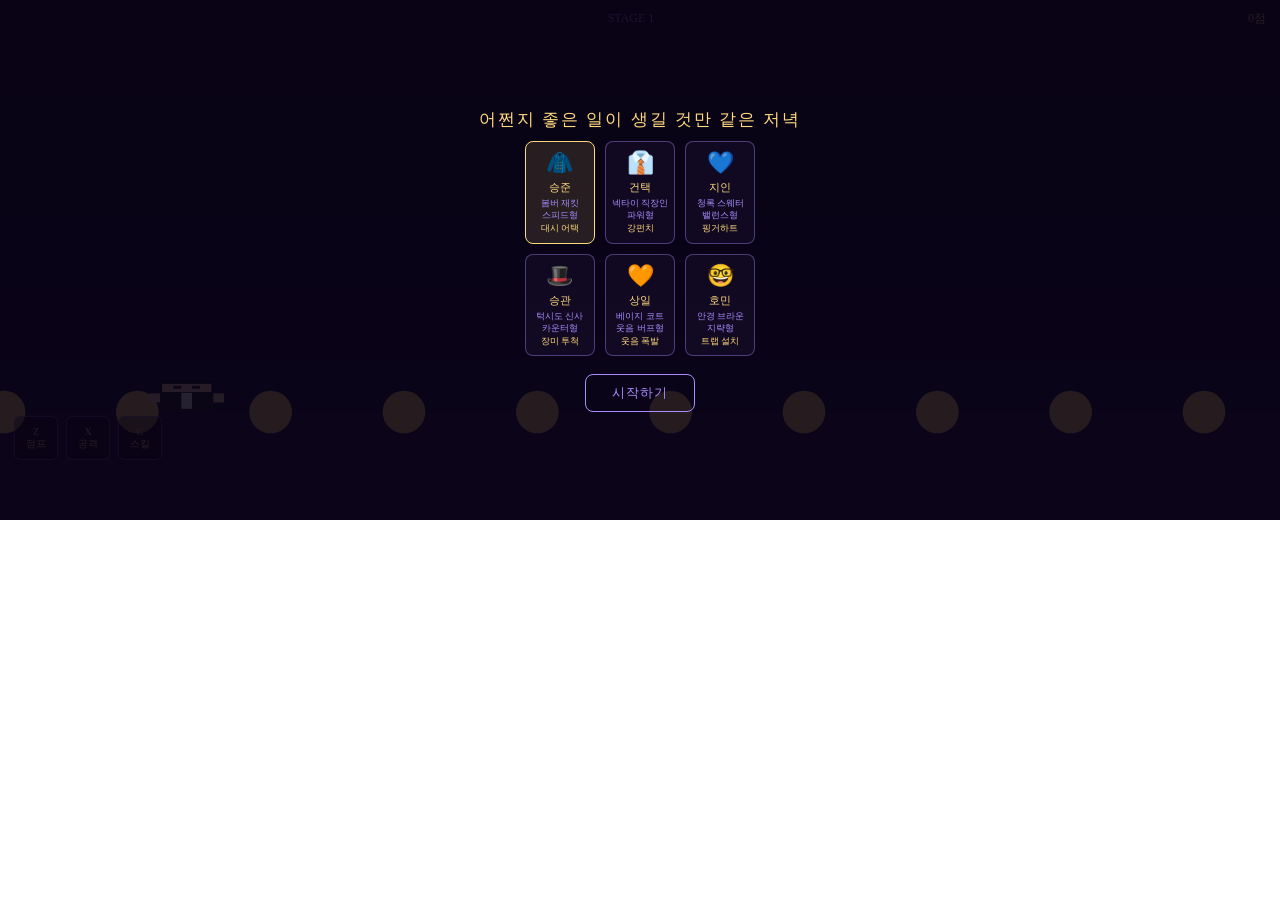
<file: evening_action_game_v2.html>
<!DOCTYPE html>
<style>
*{margin:0;padding:0;box-sizing:border-box;}
body{background:transparent;}
#gw{width:100%;height:520px;position:relative;overflow:hidden;background:#0d0520;font-family:var(--font-mono);border-radius:var(--border-radius-lg);}
#gc{display:block;width:100%;height:100%;}
#ui{position:absolute;top:10px;left:14px;right:14px;display:flex;justify-content:space-between;align-items:center;pointer-events:none;}
#hpBar{display:flex;gap:3px;}
.heart{width:13px;height:13px;background:#e05;clip-path:polygon(50% 15%,85% 0,100% 30%,50% 100%,0 30%,15% 0);}
.heart.empty{background:#333;}
#scoreEl{color:#ffd97d;font-size:12px;}
#stageEl{color:#a98dff;font-size:12px;}
#skillUI{position:absolute;bottom:60px;left:14px;display:flex;gap:8px;pointer-events:none;}
.skillSlot{width:44px;height:44px;border-radius:6px;border:0.5px solid rgba(169,141,255,0.5);display:flex;flex-direction:column;align-items:center;justify-content:center;font-size:10px;color:#ffd97d;position:relative;background:rgba(0,0,0,0.4);}
.skillSlot .cd{position:absolute;inset:0;background:rgba(0,0,0,0.65);display:flex;align-items:center;justify-content:center;font-size:11px;color:#fff;border-radius:6px;}
#overlay{position:absolute;inset:0;display:flex;flex-direction:column;align-items:center;justify-content:center;gap:0;background:rgba(8,3,20,0.88);}
#overlay h2{color:#ffd97d;font-size:17px;font-weight:500;letter-spacing:2px;margin-bottom:10px;}
#charGrid{display:grid;grid-template-columns:repeat(3,1fr);gap:10px;margin:0 20px 14px;}
.charCard{border:0.5px solid rgba(169,141,255,0.4);border-radius:8px;padding:8px 6px;text-align:center;cursor:pointer;transition:border-color 0.2s,background 0.2s;background:rgba(169,141,255,0.05);}
.charCard:hover{border-color:#ffd97d;background:rgba(255,217,125,0.08);}
.charCard.selected{border-color:#ffd97d;background:rgba(255,217,125,0.12);}
.charCard .cname{color:#ffd97d;font-size:11px;margin-top:4px;font-weight:500;}
.charCard .cdesc{color:#a98dff;font-size:9px;margin-top:2px;line-height:1.4;}
#startBtn{padding:9px 26px;background:transparent;border:0.5px solid #a98dff;color:#a98dff;font-size:13px;border-radius:8px;cursor:pointer;font-family:var(--font-mono);letter-spacing:1px;margin-top:4px;}
#startBtn:hover{background:rgba(169,141,255,0.15);color:#ffd97d;}
#mobileCtrl{position:absolute;bottom:6px;left:50%;transform:translateX(-50%);display:none;gap:6px;}
#mobileCtrl button{width:48px;height:48px;background:rgba(169,141,255,0.15);border:0.5px solid rgba(169,141,255,0.4);border-radius:50%;color:#ffd97d;font-size:16px;cursor:pointer;touch-action:manipulation;}
#msgEl{position:absolute;top:38px;left:50%;transform:translateX(-50%);color:#ffd97d;font-size:13px;font-weight:500;pointer-events:none;opacity:0;transition:opacity 0.3s;white-space:nowrap;}
</style>
<div id="gw">
<canvas id="gc"></canvas>
<div id="ui">
  <div id="hpBar"></div>
  <div id="stageEl">STAGE 1</div>
  <div id="scoreEl">0점</div>
</div>
<div id="skillUI">
  <div class="skillSlot">Z<p>점프</div>
  <div class="skillSlot">X<p>공격</div>
  <div class="skillSlot" id="sk0">C<span id="sk0n">스킬</span><div class="cd" id="sk0cd" style="display:none"></div></div>
</div>
<div id="msgEl"></div>
<div id="overlay">
  <h2>어쩐지 좋은 일이 생길 것만 같은 저녁</h2>
  <div id="charGrid"></div>
  <button id="startBtn">시작하기</button>
</div>
<div id="mobileCtrl" id="mobileCtrl">
  <button id="bL">←</button><button id="bR">→</button><button id="bJ">↑</button><button id="bA">⚔</button><button id="bS">★</button>
</div>
</div>
<script>
const canvas=document.getElementById('gc');
const ctx=canvas.getContext('2d');
const gw=document.getElementById('gw');
const overlay=document.getElementById('overlay');
const hpBar=document.getElementById('hpBar');
const scoreEl=document.getElementById('scoreEl');
const stageEl=document.getElementById('stageEl');
const msgEl=document.getElementById('msgEl');

const CHARS=[
  {id:0,name:'승준',desc:'봄버 재킷\n스피드형',color:'#334',hair:'#111',clothes:'#222',type:'speed',
   atk:1,spd:3.4,hp:3,
   skill:{name:'대시 어택',key:'C',cd:180,desc:'빠르게 돌진 후 강타'},
   drawFn:'bomber'},
  {id:1,name:'건택',desc:'넥타이 직장인\n파워형',color:'#223',hair:'#111',clothes:'#eee',type:'power',
   atk:2,spd:2.4,hp:4,
   skill:{name:'강펀치',key:'C',cd:150,desc:'전방 강력 펀치'},
   drawFn:'shirt'},
  {id:2,name:'지인',desc:'청록 스웨터\n밸런스형',color:'#258',hair:'#111',clothes:'#4a9',type:'balance',
   atk:1,spd:2.8,hp:3,
   skill:{name:'핑거하트',key:'C',cd:200,desc:'전방 3연속 하트 탄'},
   drawFn:'sweater'},
  {id:3,name:'승관',desc:'턱시도 신사\n카운터형',color:'#222',hair:'#111',clothes:'#1a1',type:'counter',
   atk:1,spd:2.6,hp:3,
   skill:{name:'장미 투척',key:'C',cd:160,desc:'장미를 원호 투척'},
   drawFn:'tuxedo'},
  {id:4,name:'상일',desc:'베이지 코트\n웃음 버프형',color:'#b8703a',hair:'#111',clothes:'#c9944a',type:'aoe',
   atk:1,spd:2.8,hp:3,
   skill:{name:'웃음 폭발',key:'C',cd:220,desc:'주변 범위 공격'},
   drawFn:'coat'},
  {id:5,name:'호민',desc:'안경 브라운\n지략형',color:'#5a3',hair:'#111',clothes:'#5a3020',type:'trap',
   atk:1,spd:2.6,hp:3,
   skill:{name:'트랩 설치',key:'C',cd:200,desc:'발밑에 함정 설치'},
   drawFn:'glasses'},
];

const STAGES=[
  {name:'저녁 골목',bgTop:'#0d0520',bgBot:'#1a1040',groundColor:'#2a1245',lightColor:'#ffd97d',enemyCount:6,worldW:1600},
  {name:'비 내리는 거리',bgTop:'#050e1a',bgBot:'#0a1a30',groundColor:'#0d2040',lightColor:'#77aaff',enemyCount:9,worldW:2000},
  {name:'옥상 위 새벽',bgTop:'#001005',bgBot:'#051a10',groundColor:'#0a2a15',lightColor:'#aaffaa',enemyCount:12,worldW:2400},
];

let W,H,scaleX,scaleY;
const BW=480,BH=520;
const GY=380;
const GRAV=0.55;
const keys={};
let gs='idle',score=0,frame=0,stageIdx=0;
let stars=[],clouds=[];
let cameraX=0,worldW=1600;
let platforms=[],enemies=[],particles=[],traps=[],projectiles=[];
let selectedChar=0;
let skillCd=0;
let msgTimer=0;
let rain=[];

const player={x:60,y:GY,w:20,h:32,vx:0,vy:0,onGround:false,hp:3,maxHp:3,facing:1,
  attacking:false,atkTimer:0,atkCooldown:0,invincible:0,dir:0,
  jumpPressed:false,atkPressed:false,skillPressed:false,charIdx:0};

function resize(){
  W=gw.clientWidth;H=gw.clientHeight;
  canvas.width=W;canvas.height=H;
  scaleX=W/BW;scaleY=H/BH;
}

function showMsg(txt,dur=90){
  msgEl.textContent=txt;msgEl.style.opacity='1';msgTimer=dur;
}

function initStars(){
  stars=[];
  for(let i=0;i<60;i++) stars.push({x:Math.random()*worldW,y:Math.random()*180,r:Math.random()*1.2+0.3,t:Math.random()*Math.PI*2});
}
function initClouds(){
  clouds=[];
  for(let i=0;i<7;i++) clouds.push({x:Math.random()*worldW,y:30+Math.random()*80,w:60+Math.random()*70,h:18+Math.random()*16,spd:0.08+Math.random()*0.12});
}
function initRain(){
  rain=[];
  if(stageIdx===1) for(let i=0;i<80;i++) rain.push({x:Math.random()*BW,y:Math.random()*BH,spd:6+Math.random()*4});
}

function initLevel(sIdx){
  stageIdx=sIdx;
  const st=STAGES[sIdx];
  worldW=st.worldW;
  cameraX=0;
  player.x=60;player.y=GY;player.vx=0;player.vy=0;
  const ch=CHARS[player.charIdx];
  player.hp=ch.hp;player.maxHp=ch.hp;
  player.invincible=0;player.attacking=false;player.atkCooldown=0;player.facing=1;
  score=0;frame=0;skillCd=0;
  particles=[];traps=[];projectiles=[];
  stageEl.textContent=st.name;
  scoreEl.textContent='0점';
  updateSkillUI();

  platforms=[
    {x:0,y:GY+32,w:worldW,h:16},
    {x:180,y:GY-70,w:80,h:10},{x:320,y:GY-100,w:70,h:10},
    {x:480,y:GY-60,w:90,h:10},{x:650,y:GY-110,w:70,h:10},
    {x:820,y:GY-70,w:80,h:10},{x:990,y:GY-100,w:70,h:10},
    {x:1150,y:GY-65,w:90,h:10},{x:1350,y:GY-90,w:80,h:10},
    ...(worldW>1700?[{x:1550,y:GY-60,w:90,h:10},{x:1750,y:GY-110,w:70,h:10},{x:1950,y:GY-75,w:80,h:10}]:[]),
    ...(worldW>2100?[{x:2100,y:GY-90,w:90,h:10},{x:2250,y:GY-65,w:80,h:10}]:[]),
  ];

  enemies=[];
  const spacing=worldW/(st.enemyCount+1);
  for(let i=0;i<st.enemyCount;i++){
    const ex=spacing*(i+1)+100;
    const isBig=i%3===2;
    enemies.push({
      x:ex,y:GY,w:isBig?24:18,h:isBig?32:26,
      vx:(i%2===0?-0.5:0.5)*(sIdx+1)*0.7,vy:0,
      hp:isBig?3:2,maxHp:isBig?3:2,alive:true,facing:-1,
      type:isBig?'big':'basic',
      patrolMin:ex-80,patrolMax:ex+80,
    });
  }
  initStars();initClouds();initRain();
  updateHpBar();
}

function updateHpBar(){
  hpBar.innerHTML='';
  for(let i=0;i<player.maxHp;i++){
    const d=document.createElement('div');
    d.className='heart'+(i<player.hp?'':' empty');
    hpBar.appendChild(d);
  }
}

function updateSkillUI(){
  const ch=CHARS[player.charIdx];
  const sk=document.getElementById('sk0n');
  if(sk) sk.textContent=ch.skill.name;
}

function spawnP(x,y,color,n,vy0=-2){
  for(let i=0;i<n;i++){
    const a=Math.random()*Math.PI*2,s=1+Math.random()*3;
    particles.push({x,y,vx:Math.cos(a)*s,vy:Math.sin(a)*s+vy0,life:25+Math.random()*20,color});
  }
}

function ro(a,b){return a.x<b.x+b.w&&a.x+a.w>b.x&&a.y<b.y+b.h&&a.y+a.h>b.y;}

function doSkill(){
  const ch=CHARS[player.charIdx];
  if(skillCd>0) return;
  skillCd=ch.skill.cd;
  showMsg('★ '+ch.skill.name+'!');

  if(ch.type==='speed'){
    player.vx=player.facing*12;player.invincible=20;
    spawnP(player.x,player.y,'#ffd97d',8);
    setTimeout(()=>{
      const ab={x:player.x+(player.facing===1?player.w:-30),y:player.y,w:30,h:player.h};
      for(const e of enemies){
        if(!e.alive) continue;
        if(ro(ab,e)){e.hp-=3;spawnP(e.x+e.w/2,e.y,'#ff9944',10);if(e.hp<=0){e.alive=false;score+=200;scoreEl.textContent=score+'점';}}
      }
    },80);
  } else if(ch.type==='power'){
    const ab={x:player.x+(player.facing===1?player.w:-50),y:player.y,w:50,h:player.h};
    for(const e of enemies){
      if(!e.alive) continue;
      if(ro(ab,e)){e.hp-=4;spawnP(e.x+e.w/2,e.y,'#ff5500',14);if(e.hp<=0){e.alive=false;score+=200;scoreEl.textContent=score+'점';}}
    }
    spawnP(player.x+(player.facing===1?player.w+20:player.x-20),player.y+10,'#ffaa44',12);
  } else if(ch.type==='balance'){
    for(let i=0;i<3;i++){
      setTimeout(()=>{
        projectiles.push({x:player.x+(player.facing===1?player.w:0),y:player.y+10,vx:player.facing*7,vy:0,w:10,h:10,color:'#ff6699',dmg:1,life:60,type:'heart'});
      },i*80);
    }
  } else if(ch.type==='counter'){
    for(let i=0;i<4;i++){
      const a=(-0.3+i*0.2)*player.facing;
      projectiles.push({x:player.x+(player.facing===1?player.w:0),y:player.y+8,vx:Math.cos(a)*6*player.facing,vy:Math.sin(a)*4-2,w:8,h:8,color:'#ff6688',dmg:2,life:50,type:'rose'});
    }
  } else if(ch.type==='aoe'){
    const cx=player.x+player.w/2,cy=player.y+player.h/2;
    const r=80;
    for(const e of enemies){
      if(!e.alive) continue;
      const dx=e.x+e.w/2-cx,dy=e.y+e.h/2-cy;
      if(Math.sqrt(dx*dx+dy*dy)<r){
        e.hp-=2;spawnP(e.x+e.w/2,e.y,'#ffcc44',8);
        if(e.hp<=0){e.alive=false;score+=200;scoreEl.textContent=score+'점';}
      }
    }
    for(let i=0;i<20;i++) spawnP(cx,cy,'#ffd97d',1,-3);
  } else if(ch.type==='trap'){
    traps.push({x:player.x,y:GY+28,w:20,h:6,life:300,armed:false,armTimer:40,color:'#aaff44'});
    spawnP(player.x+10,GY+28,'#aaff44',6);
  }
}

function update(){
  if(gs!=='playing') return;
  frame++;
  const ch=CHARS[player.charIdx];
  const spd=ch.spd;

  player.vx=0;
  if(keys['ArrowLeft']||keys['a']||player.dir===-1){player.vx=-spd;player.facing=-1;}
  if(keys['ArrowRight']||keys['d']||player.dir===1){player.vx=spd;player.facing=1;}
  if((keys['z']||keys['ArrowUp']||keys[' ']||player.jumpPressed)&&player.onGround){
    player.vy=-11;player.onGround=false;player.jumpPressed=false;
  }
  if((keys['x']||player.atkPressed)&&player.atkCooldown<=0){
    player.attacking=true;player.atkTimer=16;player.atkCooldown=24;player.atkPressed=false;
  }
  if(keys['c']||keys['C']||player.skillPressed){player.skillPressed=false;doSkill();}

  if(skillCd>0){
    skillCd--;
    const cdEl=document.getElementById('sk0cd');
    if(skillCd>0){cdEl.style.display='flex';cdEl.textContent=Math.ceil(skillCd/60)+'s';}
    else cdEl.style.display='none';
  }

  player.vy+=GRAV;player.x+=player.vx;player.y+=player.vy;player.onGround=false;
  const pb={x:player.x,y:player.y,w:player.w,h:player.h};
  for(const p of platforms){
    if(ro(pb,p)&&player.vy>=0&&pb.y+pb.h-player.vy<=p.y+2){player.y=p.y-player.h;player.vy=0;player.onGround=true;}
  }
  if(player.x<0)player.x=0;
  if(player.x+player.w>worldW)player.x=worldW-player.w;
  if(player.y>BH+100){playerDie();return;}
  if(player.atkTimer>0)player.atkTimer--;else player.attacking=false;
  if(player.atkCooldown>0)player.atkCooldown--;
  if(player.invincible>0)player.invincible--;

  const atkBox=player.attacking?{x:player.x+(player.facing===1?player.w:-28),y:player.y,w:28,h:player.h}:null;
  const atkDmg=ch.atk;

  for(const e of enemies){
    if(!e.alive) continue;
    e.x+=e.vx;e.vy+=GRAV;e.y+=e.vy;e.onGround=false;
    const eb={x:e.x,y:e.y,w:e.w,h:e.h};
    for(const p of platforms){
      if(ro(eb,p)&&e.vy>=0&&eb.y+eb.h-e.vy<=p.y+2){e.y=p.y-e.h;e.vy=0;e.onGround=true;}
    }
    if(e.x<e.patrolMin||e.x>e.patrolMax)e.vx*=-1;
    e.facing=e.vx<0?-1:1;
    if(atkBox&&ro(atkBox,eb)){
      e.hp-=atkDmg;spawnP(e.x+e.w/2,e.y+e.h/2,'#ff9944',4);
      if(e.hp<=0){e.alive=false;score+=e.type==='big'?200:100;scoreEl.textContent=score+'점';spawnP(e.x+e.w/2,e.y,'#ffd97d',10);}
    }
    if(player.invincible<=0&&ro(pb,eb)){
      player.hp--;player.invincible=70;player.vy=-6;player.vx=player.facing===1?-3:3;
      spawnP(player.x+player.w/2,player.y,'#e05',8);updateHpBar();
      if(player.hp<=0){playerDie();return;}
    }
  }

  for(const pr of projectiles){
    pr.x+=pr.vx;pr.y+=pr.vy;pr.vy+=0.1;pr.life--;
    const prb={x:pr.x,y:pr.y,w:pr.w,h:pr.h};
    for(const e of enemies){
      if(!e.alive) continue;
      if(ro(prb,{x:e.x,y:e.y,w:e.w,h:e.h})){
        e.hp-=pr.dmg;pr.life=0;spawnP(e.x+e.w/2,e.y,'#ff6699',5);
        if(e.hp<=0){e.alive=false;score+=e.type==='big'?200:100;scoreEl.textContent=score+'점';}
      }
    }
  }
  projectiles=projectiles.filter(p=>p.life>0);

  for(const tr of traps){
    if(tr.armTimer>0){tr.armTimer--;}else tr.armed=true;
    tr.life--;
    if(tr.armed){
      for(const e of enemies){
        if(!e.alive) continue;
        if(ro({x:tr.x,y:tr.y,w:tr.w,h:tr.h},{x:e.x,y:e.y,w:e.w,h:e.h})){
          e.hp-=3;tr.life=0;spawnP(tr.x+10,tr.y,'#aaff44',12);
          if(e.hp<=0){e.alive=false;score+=200;scoreEl.textContent=score+'점';}
        }
      }
    }
  }
  traps=traps.filter(t=>t.life>0);

  const goalX=worldW-60;
  if(player.x+player.w>goalX&&player.x<goalX+30&&enemies.filter(e=>e.alive).length===0){
    stageClear();return;
  }

  for(const p of particles){p.x+=p.vx;p.y+=p.vy;p.vy+=0.12;p.life--;}
  particles=particles.filter(p=>p.life>0);
  for(const c of clouds){c.x-=c.spd;if(c.x+c.w<0)c.x=worldW+20;}
  for(const s of stars)s.t+=0.02;
  for(const r of rain){r.y+=r.spd;if(r.y>BH)r.y=0;r.x+=(r.spd*0.3-0.5);}

  if(msgTimer>0){msgTimer--;if(msgTimer===0)msgEl.style.opacity='0';}

  cameraX=Math.max(0,Math.min(player.x-BW/3,worldW-BW));
}

function playerDie(){
  gs='dead';spawnP(player.x+player.w/2,player.y+player.h/2,'#e05',20);
  setTimeout(()=>showOverlay('게임 오버','다시 도전할 거지?','다시 시작',stageIdx),400);
}
function stageClear(){
  gs='clear';
  if(stageIdx<STAGES.length-1){
    setTimeout(()=>showOverlay('스테이지 클리어!','점수: '+score+'점\n다음 저녁으로...','다음 스테이지',stageIdx+1),300);
  } else {
    setTimeout(()=>showOverlay('엔딩: 좋은 일이 생겼다!','최종 점수: '+score+'점\n모든 저녁을 완주했습니다!','처음부터',0),300);
  }
}

function showOverlay(title,msg,btnTxt,nextStage){
  const ch=CHARS[player.charIdx];
  overlay.innerHTML=`<h2>${title}</h2><p style="color:#a98dff;font-size:12px;text-align:center;line-height:1.7;margin-bottom:14px;">${msg.replace(/\n/g,'<br>')}</p>
  <button id="restartBtn" style="padding:9px 26px;background:transparent;border:0.5px solid #a98dff;color:#a98dff;font-size:13px;border-radius:8px;cursor:pointer;font-family:var(--font-mono);">${btnTxt}</button>`;
  overlay.style.display='flex';
  document.getElementById('restartBtn').onclick=()=>{
    overlay.style.display='none';
    initLevel(nextStage);
    gs='playing';
  };
}

function drawBg(){
  const st=STAGES[stageIdx];
  const g=ctx.createLinearGradient(0,0,0,H);
  g.addColorStop(0,st.bgTop);g.addColorStop(1,st.bgBot);
  ctx.fillStyle=g;ctx.fillRect(0,0,W,H);

  if(stageIdx===1){
    ctx.strokeStyle='rgba(100,160,255,0.18)';ctx.lineWidth=1;
    for(const r of rain){
      const rx=(r.x-cameraX*0.1)*scaleX;
      ctx.beginPath();ctx.moveTo(rx,r.y*scaleY);ctx.lineTo(rx-2*scaleX,( r.y+12)*scaleY);ctx.stroke();
    }
  }

  for(const s of stars){
    const sx=((s.x-cameraX*0.3)%BW+BW)%BW;
    const al=0.4+0.5*Math.sin(s.t);
    ctx.fillStyle=`rgba(255,240,200,${al})`;
    ctx.beginPath();ctx.arc(sx*scaleX,s.y*scaleY,s.r*scaleX,0,Math.PI*2);ctx.fill();
  }
  for(const c of clouds){
    const cx2=((c.x-cameraX*0.5)%BW+BW)%BW;
    ctx.fillStyle=stageIdx===2?'rgba(80,160,80,0.15)':'rgba(80,50,140,0.2)';
    ctx.beginPath();ctx.ellipse(cx2*scaleX,c.y*scaleY,c.w*scaleX/2,c.h*scaleY/2,0,0,Math.PI*2);ctx.fill();
  }

  ctx.fillStyle=st.groundColor;
  ctx.fillRect(0,(GY+32)*scaleY,W,H-(GY+32)*scaleY);

  for(let i=0;i<worldW;i+=50){
    const lx=(i-cameraX)*scaleX;
    if(lx<-40||lx>W) continue;
    ctx.fillStyle='#2a1a3a';
    ctx.fillRect(lx,(GY+34)*scaleY,3*scaleX,14*scaleY);
    ctx.fillStyle=st.lightColor;
    ctx.beginPath();ctx.arc(lx+1.5*scaleX,(GY+32)*scaleY,2.5*scaleX,0,Math.PI*2);ctx.fill();
    ctx.fillStyle=st.lightColor.replace(')',',0.08)').replace('rgb','rgba');
    ctx.beginPath();ctx.arc(lx+1.5*scaleX,(GY+32)*scaleY,8*scaleX,0,Math.PI*2);ctx.fill();
  }
}

function drawPlatforms(){
  const st=STAGES[stageIdx];
  for(const p of platforms){
    const px=(p.x-cameraX)*scaleX,py=p.y*scaleY;
    if(px+p.w*scaleX<0||px>W) continue;
    if(p.y>GY) continue;
    ctx.fillStyle=stageIdx===0?'#4a2d7a':stageIdx===1?'#1a3060':'#1a4030';
    ctx.fillRect(px,py,p.w*scaleX,p.h*scaleY);
    ctx.fillStyle=stageIdx===0?'#7a4daa':stageIdx===1?'#2a50a0':'#2a7050';
    ctx.fillRect(px,py,p.w*scaleX,3*scaleY);
  }
}

function drawCharacter(px,py,pw,ph,facing,charIdx,attacking,invincible){
  if(invincible>0&&Math.floor(frame/4)%2===0) return;
  ctx.save();ctx.translate(px+pw/2,py+ph/2);ctx.scale(facing,1);
  const f=facing;
  const type=CHARS[charIdx].drawFn;
  const skin='#ffd5c0';
  const hair='#111';

  ctx.fillStyle=hair;
  ctx.fillRect(-pw/2,-ph/2,pw,ph*0.28);

  ctx.fillStyle=skin;
  ctx.fillRect(-pw/2+2,-ph/2+ph*0.12,pw-4,ph*0.26);

  ctx.fillStyle='#222';
  ctx.fillRect(2*scaleX,-ph/2+ph*0.18,3*scaleX,3*scaleY);
  ctx.fillRect(-5*scaleX,-ph/2+ph*0.18,3*scaleX,3*scaleY);

  if(type==='bomber'){
    ctx.fillStyle='#222';
    ctx.fillRect(-pw/2,-ph/2+ph*0.38,pw,ph*0.62);
    ctx.fillStyle='#fff';
    ctx.fillRect(-2*scaleX,-ph/2+ph*0.4,4*scaleX,ph*0.5);
  } else if(type==='shirt'){
    ctx.fillStyle='#eee';
    ctx.fillRect(-pw/2,-ph/2+ph*0.38,pw,ph*0.62);
    ctx.fillStyle='#333';
    ctx.fillRect(-1.5*scaleX,-ph/2+ph*0.4,3*scaleX,ph*0.45);
  } else if(type==='sweater'){
    ctx.fillStyle='#4a9';
    ctx.fillRect(-pw/2,-ph/2+ph*0.38,pw,ph*0.62);
  } else if(type==='tuxedo'){
    ctx.fillStyle='#111';
    ctx.fillRect(-pw/2,-ph/2+ph*0.38,pw,ph*0.62);
    ctx.fillStyle='#fff';
    ctx.fillRect(-3*scaleX,-ph/2+ph*0.4,6*scaleX,ph*0.35);
    ctx.fillStyle='#e88';
    ctx.fillRect(-7*scaleX,-ph/2+ph*0.42,5*scaleX,5*scaleY);
  } else if(type==='coat'){
    ctx.fillStyle='#c9944a';
    ctx.fillRect(-pw/2,-ph/2+ph*0.38,pw,ph*0.62);
    ctx.fillStyle='#a87030';
    ctx.fillRect(-pw/2,-ph/2+ph*0.38,pw*0.28,ph*0.62);
    ctx.fillRect(pw/2-pw*0.28,-ph/2+ph*0.38,pw*0.28,ph*0.62);
  } else if(type==='glasses'){
    ctx.fillStyle='#5a3020';
    ctx.fillRect(-pw/2,-ph/2+ph*0.38,pw,ph*0.62);
    ctx.strokeStyle='#888';ctx.lineWidth=1.5*scaleX;
    ctx.strokeRect(-8*scaleX,-ph/2+ph*0.21,7*scaleX,5*scaleY);
    ctx.strokeRect(1*scaleX,-ph/2+ph*0.21,7*scaleX,5*scaleY);
  }

  ctx.fillStyle=skin;
  ctx.fillRect(-pw/2-4*scaleX,-ph/2+ph*0.42,4*scaleX,ph*0.28);
  ctx.fillRect(pw/2,-ph/2+ph*0.42,4*scaleX,ph*0.28);

  if(attacking){
    const ac=CHARS[charIdx];
    if(ac.type==='balance'){
      ctx.fillStyle='#ff88aa';
      ctx.beginPath();ctx.arc(pw/2+14*scaleX,-ph/2+ph*0.15,7*scaleX,0,Math.PI*2);ctx.fill();
      ctx.fillStyle='#ff4488';
      ctx.fillRect(pw/2+10*scaleX,-ph/2+ph*0.22,4*scaleX,3*scaleY);
      ctx.fillRect(pw/2+14*scaleX,-ph/2+ph*0.22,4*scaleX,3*scaleY);
    } else {
      ctx.fillStyle=ac.type==='power'?'#ff7700':'#ffd97d';
      ctx.fillRect(pw/2,-ph/2+ph*0.1,ac.type==='power'?34*scaleX:26*scaleX,5*scaleY);
    }
  }
  ctx.restore();
}

function drawEnemies(){
  for(const e of enemies){
    if(!e.alive) continue;
    const ex=(e.x-cameraX)*scaleX,ey=e.y*scaleY;
    const ew=e.w*scaleX,eh=e.h*scaleY;
    if(ex+ew<0||ex>W) continue;
    const isBig=e.type==='big';
    ctx.save();ctx.translate(ex+ew/2,ey+eh/2);ctx.scale(e.facing,1);
    ctx.fillStyle=isBig?'#8822bb':'#cc3355';
    ctx.fillRect(-ew/2,-eh/2,ew,eh);
    ctx.fillStyle='#ff88bb';
    ctx.fillRect(-ew/2+2,-eh/2,ew-4,eh*0.38);
    ctx.fillStyle='#fff';
    ctx.fillRect(2*scaleX,-eh/2+4*scaleY,3*scaleX,3*scaleY);
    ctx.fillRect(-5*scaleX,-eh/2+4*scaleY,3*scaleX,3*scaleY);
    if(isBig){
      ctx.fillStyle='#ff4';
      ctx.fillRect(-ew/2,-eh/2-6*scaleY,ew,5*scaleY);
    }
    ctx.restore();
    ctx.fillStyle='#333';ctx.fillRect(ex,( e.y-8)*scaleY,ew,3*scaleY);
    ctx.fillStyle='#e05';ctx.fillRect(ex,(e.y-8)*scaleY,ew*(e.hp/e.maxHp),3*scaleY);
  }
}

function drawProjectiles(){
  for(const pr of projectiles){
    const px=(pr.x-cameraX)*scaleX,py=pr.y*scaleY;
    ctx.fillStyle=pr.color;
    if(pr.type==='heart'){
      ctx.beginPath();ctx.arc(px,py,5*scaleX,0,Math.PI*2);ctx.fill();
      ctx.fillRect(px-4*scaleX,py,8*scaleX,4*scaleY);
    } else if(pr.type==='rose'){
      ctx.beginPath();ctx.arc(px,py,4*scaleX,0,Math.PI*2);ctx.fill();
      ctx.fillStyle='#66aa44';
      ctx.fillRect(px-1*scaleX,py+4*scaleY,2*scaleX,6*scaleY);
    }
  }
}

function drawTraps(){
  for(const tr of traps){
    const tx=(tr.x-cameraX)*scaleX,ty=tr.y*scaleY;
    ctx.fillStyle=tr.armed?'#aaff44':'#668833';
    ctx.fillRect(tx,ty,tr.w*scaleX,tr.h*scaleY);
    if(tr.armed&&Math.floor(frame/6)%2===0){
      ctx.fillStyle='rgba(170,255,68,0.3)';
      ctx.beginPath();ctx.arc(tx+tr.w*scaleX/2,ty,12*scaleX,0,Math.PI*2);ctx.fill();
    }
  }
}

function drawGoal(){
  const gx=(worldW-45-cameraX)*scaleX,gy=GY*scaleY;
  const t=frame*0.05;
  ctx.fillStyle='#ffd97d';
  ctx.beginPath();
  for(let i=0;i<5;i++){
    const a=i*4*Math.PI/5-Math.PI/2+t;
    const r=i%2===0?13*scaleX:5*scaleX;
    if(i===0)ctx.moveTo(gx+Math.cos(a)*r,gy+12*scaleY+Math.sin(a)*r);
    else ctx.lineTo(gx+Math.cos(a)*r,gy+12*scaleY+Math.sin(a)*r);
  }
  ctx.closePath();ctx.fill();
  ctx.fillStyle=`rgba(255,217,125,${0.12+0.08*Math.sin(t*2)})`;
  ctx.beginPath();ctx.arc(gx,gy+12*scaleY,20*scaleX,0,Math.PI*2);ctx.fill();

  const alive=enemies.filter(e=>e.alive).length;
  if(alive>0){
    ctx.fillStyle='rgba(200,100,100,0.7)';
    ctx.beginPath();ctx.arc(gx,gy+12*scaleY,20*scaleX,0,Math.PI*2);ctx.fill();
    ctx.fillStyle='#fff';ctx.font=`${10*scaleX}px var(--font-mono)`;
    ctx.textAlign='center';ctx.fillText('적 '+alive+'남음',gx,gy+16*scaleY);
  }
}

function drawParticles(){
  for(const p of particles){
    ctx.globalAlpha=Math.min(1,p.life/30);
    ctx.fillStyle=p.color;
    ctx.beginPath();ctx.arc((p.x-cameraX)*scaleX,p.y*scaleY,3*scaleX,0,Math.PI*2);ctx.fill();
  }
  ctx.globalAlpha=1;
}

function render(){
  ctx.clearRect(0,0,W,H);
  drawBg();drawPlatforms();drawGoal();drawTraps();drawProjectiles();
  drawEnemies();
  drawCharacter(
    (player.x-cameraX)*scaleX,player.y*scaleY,
    player.w*scaleX,player.h*scaleY,
    player.facing,player.charIdx,player.attacking,player.invincible
  );
  drawParticles();
}

function loop(){update();render();requestAnimationFrame(loop);}

window.addEventListener('keydown',e=>{
  keys[e.key]=true;
  if(['ArrowLeft','ArrowRight','ArrowUp',' ','z','x','c','a','d'].includes(e.key))e.preventDefault();
});
window.addEventListener('keyup',e=>{keys[e.key]=false;});

const charGrid=document.getElementById('charGrid');
CHARS.forEach((ch,i)=>{
  const card=document.createElement('div');
  card.className='charCard'+(i===0?' selected':'');
  card.innerHTML=`<div style="font-size:22px;">${['🧥','👔','💙','🎩','🧡','🤓'][i]}</div>
  <div class="cname">${ch.name}</div>
  <div class="cdesc">${ch.desc.replace('\n','<br>')}<br><span style="color:#ffd97d">${ch.skill.name}</span></div>`;
  card.onclick=()=>{
    document.querySelectorAll('.charCard').forEach(c=>c.classList.remove('selected'));
    card.classList.add('selected');
    selectedChar=i;
  };
  charGrid.appendChild(card);
});

document.getElementById('startBtn').onclick=()=>{
  player.charIdx=selectedChar;
  overlay.style.display='none';
  resize();initLevel(0);gs='playing';
  updateSkillUI();
};

const mc=document.getElementById('mobileCtrl');
if('ontouchstart' in window){
  mc.style.display='flex';
  document.getElementById('bL').addEventListener('touchstart',e=>{e.preventDefault();player.dir=-1;},{passive:false});
  document.getElementById('bL').addEventListener('touchend',e=>{e.preventDefault();player.dir=0;},{passive:false});
  document.getElementById('bR').addEventListener('touchstart',e=>{e.preventDefault();player.dir=1;},{passive:false});
  document.getElementById('bR').addEventListener('touchend',e=>{e.preventDefault();player.dir=0;},{passive:false});
  document.getElementById('bJ').addEventListener('touchstart',e=>{e.preventDefault();player.jumpPressed=true;},{passive:false});
  document.getElementById('bA').addEventListener('touchstart',e=>{e.preventDefault();player.atkPressed=true;},{passive:false});
  document.getElementById('bS').addEventListener('touchstart',e=>{e.preventDefault();player.skillPressed=true;},{passive:false});
}

resize();loop();
</script>
</file>
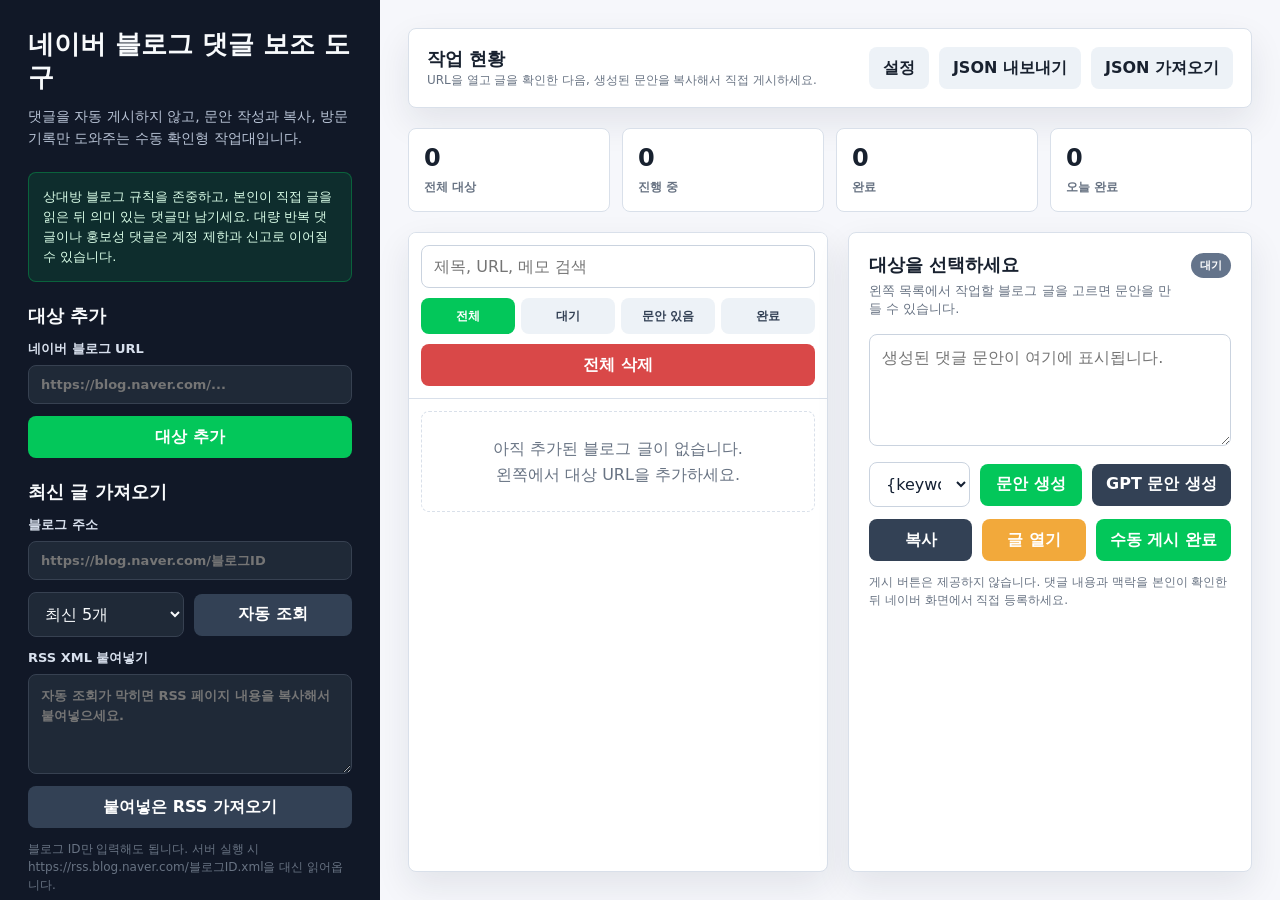
<file: hanfight.html>
<!DOCTYPE html>
<html lang="ko">
<head>
  <meta charset="UTF-8">
  <meta name="viewport" content="width=device-width, initial-scale=1.0">
  <title>네이버 블로그 댓글 보조 도구</title>
  <style>
    :root {
      color-scheme: light;
      --bg: #f6f7fb;
      --panel: #ffffff;
      --ink: #18212f;
      --muted: #687383;
      --line: #d9e0ea;
      --naver: #03c75a;
      --naver-dark: #02a64b;
      --amber: #f2a93b;
      --red: #d94848;
      --blue: #246bfe;
      --shadow: 0 14px 35px rgba(25, 38, 60, 0.09);
    }

    * {
      box-sizing: border-box;
    }

    body {
      margin: 0;
      background: var(--bg);
      color: var(--ink);
      font-family: "Malgun Gothic", "Apple SD Gothic Neo", system-ui, sans-serif;
      min-height: 100vh;
      overflow: hidden;
    }

    button,
    input,
    textarea,
    select {
      font: inherit;
    }

    button {
      border: 0;
      cursor: pointer;
    }

    .app {
      display: grid;
      grid-template-columns: minmax(280px, 380px) minmax(0, 1fr);
      min-height: 100vh;
    }

    aside {
      background: #111827;
      color: #f8fafc;
      padding: 28px;
      display: flex;
      flex-direction: column;
      gap: 22px;
      height: 100vh;
      overflow: auto;
    }

    main {
      padding: 28px;
      display: grid;
      grid-template-rows: auto auto minmax(0, 1fr);
      gap: 20px;
      height: 100vh;
      min-height: 0;
      overflow: hidden;
    }

    h1,
    h2,
    h3,
    p {
      margin: 0;
    }

    h1 {
      font-size: 26px;
      line-height: 1.25;
      letter-spacing: 0;
    }

    h2 {
      font-size: 18px;
    }

    h3 {
      font-size: 15px;
    }

    .subtitle {
      color: #b9c4d6;
      line-height: 1.6;
      font-size: 14px;
    }

    .notice {
      background: rgba(3, 199, 90, 0.12);
      border: 1px solid rgba(3, 199, 90, 0.35);
      color: #dbffe9;
      padding: 14px;
      border-radius: 8px;
      line-height: 1.55;
      font-size: 13px;
    }

    .panel {
      background: var(--panel);
      border: 1px solid var(--line);
      border-radius: 8px;
      box-shadow: var(--shadow);
    }

    .form-block {
      display: grid;
      gap: 12px;
    }

    label {
      display: grid;
      gap: 7px;
      color: inherit;
      font-size: 13px;
      font-weight: 700;
    }

    aside label span {
      color: #d8e0ed;
    }

    input,
    textarea,
    select {
      width: 100%;
      border: 1px solid #cad3df;
      background: #ffffff;
      color: #142033;
      border-radius: 8px;
      padding: 11px 12px;
      outline: none;
    }

    textarea {
      min-height: 100px;
      resize: vertical;
      line-height: 1.5;
    }

    aside input,
    aside textarea,
    aside select {
      border-color: #374151;
      background: #1f2937;
      color: #f8fafc;
    }

    input:focus,
    textarea:focus,
    select:focus {
      border-color: var(--naver);
      box-shadow: 0 0 0 3px rgba(3, 199, 90, 0.15);
    }

    .row {
      display: flex;
      gap: 10px;
      align-items: center;
    }

    .row > * {
      flex: 1;
    }

    .btn {
      min-height: 42px;
      border-radius: 8px;
      padding: 0 14px;
      font-weight: 800;
      color: #ffffff;
      background: var(--naver);
      white-space: nowrap;
    }

    .btn:hover {
      background: var(--naver-dark);
    }

    .btn.secondary {
      background: #334155;
    }

    .btn.secondary:hover {
      background: #475569;
    }

    .btn.ghost {
      background: #edf2f7;
      color: #18212f;
    }

    .btn.ghost:hover {
      background: #dfe7f0;
    }

    .btn.warn {
      background: var(--amber);
    }

    .btn.danger {
      background: var(--red);
    }

    .toolbar {
      display: flex;
      justify-content: space-between;
      align-items: center;
      gap: 12px;
      padding: 18px;
    }

    .toolbar-actions {
      display: flex;
      gap: 10px;
      flex-wrap: wrap;
      justify-content: flex-end;
    }

    .stats {
      display: grid;
      grid-template-columns: repeat(4, minmax(110px, 1fr));
      gap: 12px;
    }

    .stat {
      padding: 15px;
      background: #ffffff;
      border: 1px solid var(--line);
      border-radius: 8px;
    }

    .stat strong {
      display: block;
      font-size: 24px;
      margin-bottom: 4px;
    }

    .stat span {
      color: var(--muted);
      font-size: 12px;
      font-weight: 700;
    }

    .workspace {
      display: grid;
      grid-template-columns: minmax(320px, 420px) minmax(0, 1fr);
      gap: 20px;
      height: 100%;
      min-height: 0;
    }

    .list {
      overflow: auto;
      padding: 12px;
      display: grid;
      gap: 10px;
      align-content: start;
      min-height: 0;
    }

    .list-panel {
      display: grid;
      grid-template-rows: auto minmax(0, 1fr);
      min-height: 0;
      overflow: hidden;
    }

    .list-controls {
      padding: 12px;
      border-bottom: 1px solid var(--line);
      display: grid;
      gap: 10px;
      background: #ffffff;
    }

    .segmented {
      display: grid;
      grid-template-columns: repeat(4, minmax(0, 1fr));
      gap: 6px;
    }

    .filter-btn {
      min-height: 36px;
      border-radius: 8px;
      background: #edf2f7;
      color: #334155;
      font-size: 12px;
      font-weight: 800;
      padding: 0 8px;
    }

    .filter-btn.active {
      background: var(--naver);
      color: #ffffff;
    }

    .target {
      border: 1px solid var(--line);
      border-radius: 8px;
      padding: 12px;
      background: #ffffff;
      display: grid;
      gap: 10px;
    }

    .target .hint {
      display: -webkit-box;
      -webkit-line-clamp: 3;
      -webkit-box-orient: vertical;
      overflow: hidden;
    }

    .target.active {
      border-color: var(--naver);
      box-shadow: 0 0 0 3px rgba(3, 199, 90, 0.13);
    }

    .target.done {
      background: #f2fbf6;
    }

    .target-head {
      display: flex;
      justify-content: space-between;
      gap: 10px;
      align-items: flex-start;
    }

    .target-title {
      font-weight: 800;
      line-height: 1.35;
      word-break: break-word;
    }

    .target-url {
      color: var(--muted);
      font-size: 12px;
      word-break: break-all;
    }

    .badge {
      flex: 0 0 auto;
      border-radius: 999px;
      padding: 5px 9px;
      color: #ffffff;
      background: #64748b;
      font-size: 11px;
      font-weight: 800;
    }

    .badge.done {
      background: var(--naver);
    }

    .badge.ready {
      background: var(--blue);
    }

    .target-actions {
      display: grid;
      grid-template-columns: 1fr 1fr;
      gap: 8px;
    }

    .editor {
      padding: 20px;
      display: grid;
      grid-template-rows: auto auto auto;
      gap: 16px;
      min-height: 0;
      align-content: start;
    }

    .editor-head {
      display: flex;
      justify-content: space-between;
      gap: 12px;
      align-items: flex-start;
    }

    .selected-url {
      color: var(--muted);
      font-size: 13px;
      word-break: break-all;
      margin-top: 5px;
    }

    .draft-area {
      min-height: 96px;
      height: 112px;
      font-size: 16px;
    }

    .empty {
      padding: 24px;
      color: var(--muted);
      text-align: center;
      line-height: 1.6;
      border: 1px dashed var(--line);
      border-radius: 8px;
      background: #ffffff;
    }

    .hint {
      color: var(--muted);
      font-size: 12px;
      line-height: 1.5;
    }

    .rss-status {
      min-height: 38px;
      padding: 10px 12px;
      border: 1px solid rgba(255, 255, 255, 0.12);
      border-radius: 8px;
      color: #cbd5e1;
      background: rgba(15, 23, 42, 0.42);
      font-size: 12px;
      line-height: 1.45;
    }

    .toast {
      position: fixed;
      right: 20px;
      bottom: 20px;
      background: #111827;
      color: #ffffff;
      border-radius: 8px;
      padding: 12px 14px;
      box-shadow: var(--shadow);
      opacity: 0;
      transform: translateY(10px);
      transition: 0.2s ease;
      pointer-events: none;
      max-width: min(360px, calc(100vw - 40px));
      line-height: 1.45;
    }

    .toast.show {
      opacity: 1;
      transform: translateY(0);
    }

    .modal-backdrop {
      position: fixed;
      inset: 0;
      background: rgba(15, 23, 42, 0.58);
      display: none;
      align-items: center;
      justify-content: center;
      padding: 20px;
      z-index: 20;
    }

    .modal-backdrop.show {
      display: flex;
    }

    .modal {
      width: min(760px, 100%);
      max-height: min(760px, calc(100vh - 40px));
      overflow: auto;
      background: #ffffff;
      border: 1px solid var(--line);
      border-radius: 8px;
      box-shadow: var(--shadow);
      padding: 22px;
      display: grid;
      gap: 18px;
    }

    .modal-head {
      display: flex;
      justify-content: space-between;
      align-items: flex-start;
      gap: 12px;
    }

    .settings-grid {
      display: grid;
      gap: 14px;
    }

    .settings-template-list {
      display: grid;
      gap: 8px;
      max-height: 260px;
      overflow: auto;
      border: 1px solid var(--line);
      border-radius: 8px;
      padding: 10px;
      background: #f8fafc;
    }

    .settings-template {
      display: grid;
      grid-template-columns: minmax(0, 1fr) auto;
      gap: 10px;
      align-items: center;
      border: 1px solid var(--line);
      border-radius: 8px;
      padding: 10px;
      background: #ffffff;
    }

    .settings-template small {
      color: #334155;
      line-height: 1.45;
    }

    @media (max-width: 980px) {
      .app,
      .workspace {
        grid-template-columns: 1fr;
      }

      aside {
        min-height: auto;
        height: auto;
        max-height: none;
      }

      body {
        overflow: auto;
      }

      main {
        height: auto;
        overflow: visible;
      }

      .workspace {
        height: auto;
      }

      .list {
        max-height: 420px;
      }

      .stats {
        grid-template-columns: repeat(2, minmax(0, 1fr));
      }
    }

    @media (max-width: 620px) {
      main,
      aside {
        padding: 18px;
      }

      .toolbar,
      .editor-head,
      .row {
        align-items: stretch;
        flex-direction: column;
      }

      .stats {
        grid-template-columns: 1fr;
      }

      .target-actions {
        grid-template-columns: 1fr;
      }
    }
  </style>
</head>
<body>
  <div class="app">
    <aside>
      <div class="form-block">
        <h1>네이버 블로그 댓글 보조 도구</h1>
        <p class="subtitle">댓글을 자동 게시하지 않고, 문안 작성과 복사, 방문 기록만 도와주는 수동 확인형 작업대입니다.</p>
      </div>

      <div class="notice">
        상대방 블로그 규칙을 존중하고, 본인이 직접 글을 읽은 뒤 의미 있는 댓글만 남기세요. 대량 반복 댓글이나 홍보성 댓글은 계정 제한과 신고로 이어질 수 있습니다.
      </div>

      <section class="form-block" aria-label="대상 추가">
        <h2>대상 추가</h2>
        <label>
          <span>네이버 블로그 URL</span>
          <input id="urlInput" placeholder="https://blog.naver.com/...">
        </label>
        <button class="btn" id="addTargetBtn">대상 추가</button>
      </section>

      <section class="form-block" aria-label="블로그 최신 글 가져오기">
        <h2>최신 글 가져오기</h2>
        <label>
          <span>블로그 주소</span>
          <input id="blogUrlInput" placeholder="https://blog.naver.com/블로그ID">
        </label>
        <div class="row">
          <select id="fetchLimit" aria-label="가져올 글 수">
            <option value="5">최신 5개</option>
            <option value="10">최신 10개</option>
            <option value="20">최신 20개</option>
          </select>
          <button class="btn secondary" id="fetchBlogBtn">자동 조회</button>
        </div>
        <label>
          <span>RSS XML 붙여넣기</span>
          <textarea id="rssPasteInput" placeholder="자동 조회가 막히면 RSS 페이지 내용을 복사해서 붙여넣으세요."></textarea>
        </label>
        <button class="btn secondary" id="parseRssBtn">붙여넣은 RSS 가져오기</button>
        <p class="hint">블로그 ID만 입력해도 됩니다. 서버 실행 시 https://rss.blog.naver.com/블로그ID.xml을 대신 읽어옵니다.</p>
        <div class="rss-status" id="rssStatus">조회 결과가 여기에 표시됩니다.</div>
      </section>

    </aside>

    <main>
      <section class="toolbar panel">
        <div>
          <h2>작업 현황</h2>
          <p class="hint">URL을 열고 글을 확인한 다음, 생성된 문안을 복사해서 직접 게시하세요.</p>
        </div>
        <div class="toolbar-actions">
          <button class="btn ghost" id="settingsBtn">설정</button>
          <button class="btn ghost" id="exportBtn">JSON 내보내기</button>
          <button class="btn ghost" id="importBtn">JSON 가져오기</button>
          <input id="importFile" type="file" accept="application/json" hidden>
        </div>
      </section>

      <section class="stats" aria-label="통계">
        <div class="stat"><strong id="totalCount">0</strong><span>전체 대상</span></div>
        <div class="stat"><strong id="readyCount">0</strong><span>진행 중</span></div>
        <div class="stat"><strong id="doneCount">0</strong><span>완료</span></div>
        <div class="stat"><strong id="todayCount">0</strong><span>오늘 완료</span></div>
      </section>

      <section class="workspace">
        <div class="panel list-panel">
          <div class="list-controls">
            <input id="targetSearchInput" placeholder="제목, URL, 메모 검색">
            <div class="segmented" aria-label="대상 상태 필터">
              <button class="filter-btn active" data-filter="all">전체</button>
              <button class="filter-btn" data-filter="ready">대기</button>
              <button class="filter-btn" data-filter="draft">문안 있음</button>
              <button class="filter-btn" data-filter="done">완료</button>
            </div>
            <button class="btn danger" id="clearBtn">전체 삭제</button>
          </div>
          <div class="list" id="targetList"></div>
        </div>

        <div class="panel editor">
          <div class="editor-head">
            <div>
              <h2 id="selectedTitle">대상을 선택하세요</h2>
              <p class="selected-url" id="selectedUrl">왼쪽 목록에서 작업할 블로그 글을 고르면 문안을 만들 수 있습니다.</p>
            </div>
            <span class="badge" id="selectedStatus">대기</span>
          </div>

          <textarea class="draft-area" id="draftOutput" placeholder="생성된 댓글 문안이 여기에 표시됩니다."></textarea>

          <div class="form-block">
            <div class="row">
              <select id="templateSelect" aria-label="템플릿 선택"></select>
              <button class="btn" id="generateBtn">문안 생성</button>
              <button class="btn secondary" id="gptGenerateBtn">GPT 문안 생성</button>
            </div>
            <div class="row">
              <button class="btn secondary" id="copyBtn">복사</button>
              <button class="btn warn" id="openBtn">글 열기</button>
              <button class="btn" id="doneBtn">수동 게시 완료</button>
            </div>
            <p class="hint">게시 버튼은 제공하지 않습니다. 댓글 내용과 맥락을 본인이 확인한 뒤 네이버 화면에서 직접 등록하세요.</p>
          </div>
        </div>
      </section>
    </main>
  </div>

  <div class="modal-backdrop" id="settingsModal" role="dialog" aria-modal="true" aria-labelledby="settingsTitle">
    <div class="modal">
      <div class="modal-head">
        <div>
          <h2 id="settingsTitle">설정</h2>
          <p class="hint">GPT API 키와 댓글 템플릿을 관리합니다.</p>
        </div>
        <button class="btn ghost" id="closeSettingsBtn">닫기</button>
      </div>

      <section class="settings-grid" aria-label="GPT 설정">
        <h3>GPT API</h3>
        <label>
          <span>OpenAI API Key</span>
          <input id="openaiApiKeyInput" type="password" placeholder="sk-...">
        </label>
        <p class="hint">키는 이 브라우저의 localStorage에 저장됩니다. 공용 PC에서는 저장하지 마세요.</p>
        <button class="btn" id="saveSettingsBtn">설정 저장</button>
      </section>

      <section class="settings-grid" aria-label="댓글 템플릿 설정">
        <h3>댓글 템플릿</h3>
        <label>
          <span>새 템플릿</span>
          <textarea id="templateInput" placeholder="{keyword}, {memo} 변수를 사용할 수 있습니다. {memo}는 짧은 포인트로 자동 정리됩니다."></textarea>
        </label>
        <div class="row">
          <button class="btn secondary" id="addTemplateBtn">템플릿 저장</button>
          <button class="btn secondary" id="resetTemplateBtn">기본 복원</button>
        </div>
        <div class="settings-template-list" id="templateList"></div>
      </section>
    </div>
  </div>

  <div class="toast" id="toast" role="status"></div>

  <script>
    const STORAGE_KEY = "naverCommentAssistant:v1";

    const defaultTemplates = [
      "{keyword} 관련 글 잘 읽었습니다. {memo} 부분이 특히 인상 깊었어요.",
      "{keyword}에 대해 정리해주신 내용 잘 봤습니다. {memo} 포인트가 도움이 됐습니다.",
      "글 잘 읽었습니다. {keyword} 내용을 찾던 중이었는데 {memo} 부분이 기억에 남네요.",
      "{keyword} 이야기를 자연스럽게 풀어주셔서 좋았습니다. {memo} 부분도 잘 봤어요.",
      "정성스럽게 작성하신 글 잘 봤습니다. {keyword} 관련해서 참고할 만한 내용이 많네요.",
      "{keyword}에 관심이 있었는데 덕분에 잘 읽고 갑니다. {memo} 부분이 특히 좋았습니다.",
      "좋은 글 감사합니다. {keyword} 관련 내용 중 {memo} 부분이 눈에 들어왔어요.",
      "{keyword} 내용이 깔끔하게 정리돼 있어서 보기 좋았습니다. 좋은 정보 감사해요.",
      "글의 흐름이 좋아서 편하게 읽었습니다. {keyword} 관련해서 도움 되는 내용이네요.",
      "{keyword}에 대해 잘 몰랐던 부분을 알게 됐습니다. 정리해주셔서 감사합니다.",
      "잘 읽고 갑니다. {memo} 부분 덕분에 {keyword} 내용이 더 와닿았어요.",
      "{keyword} 관련해서 실제로 참고하기 좋은 글이네요. 좋은 내용 공유 감사합니다.",
      "내용이 부담 없이 읽혀서 좋았습니다. {keyword}에 관심 있는 분들께도 도움이 되겠어요.",
      "{keyword} 관련 포인트를 잘 짚어주신 것 같습니다. 덕분에 잘 보고 갑니다.",
      "꼼꼼하게 남겨주신 글 잘 읽었습니다. {memo} 부분이 특히 공감됐어요.",
      "{keyword} 글을 찾다가 들어왔는데 정리가 잘 되어 있어 도움 됐습니다.",
      "좋은 정보 감사합니다. {keyword} 관련해서 다시 참고하고 싶은 글이네요.",
      "읽기 편하게 정리해주셔서 좋았습니다. {memo} 부분이 기억에 남습니다.",
      "{keyword}에 대한 경험이 잘 담긴 글이라 흥미롭게 봤습니다. 감사합니다.",
      "덕분에 {keyword} 관련 내용을 편하게 이해했습니다. 앞으로도 좋은 글 기대하겠습니다."
    ];

    const state = loadState();
    let selectedId = state.targets[0]?.id || null;
    let targetFilter = "all";

    const $ = (id) => document.getElementById(id);

    const elements = {
      urlInput: $("urlInput"),
      blogUrlInput: $("blogUrlInput"),
      fetchLimit: $("fetchLimit"),
      rssPasteInput: $("rssPasteInput"),
      rssStatus: $("rssStatus"),
      targetSearchInput: $("targetSearchInput"),
      settingsModal: $("settingsModal"),
      openaiApiKeyInput: $("openaiApiKeyInput"),
      templateInput: $("templateInput"),
      templateList: $("templateList"),
      targetList: $("targetList"),
      templateSelect: $("templateSelect"),
      selectedTitle: $("selectedTitle"),
      selectedUrl: $("selectedUrl"),
      selectedStatus: $("selectedStatus"),
      draftOutput: $("draftOutput"),
      toast: $("toast"),
      importFile: $("importFile")
    };

    $("addTargetBtn").addEventListener("click", addTarget);
    elements.targetSearchInput.addEventListener("input", renderTargets);
    document.querySelectorAll(".filter-btn").forEach((button) => {
      button.addEventListener("click", () => setTargetFilter(button.dataset.filter));
    });
    $("settingsBtn").addEventListener("click", openSettings);
    $("closeSettingsBtn").addEventListener("click", closeSettings);
    $("settingsModal").addEventListener("click", closeSettingsOnBackdrop);
    $("saveSettingsBtn").addEventListener("click", saveSettingsFromForm);
    $("fetchBlogBtn").addEventListener("click", fetchBlogPosts);
    $("parseRssBtn").addEventListener("click", parsePastedRss);
    $("addTemplateBtn").addEventListener("click", addTemplate);
    $("resetTemplateBtn").addEventListener("click", resetTemplates);
    $("generateBtn").addEventListener("click", generateDraft);
    $("gptGenerateBtn").addEventListener("click", generateGptDraft);
    $("copyBtn").addEventListener("click", copyDraft);
    $("openBtn").addEventListener("click", openSelected);
    $("doneBtn").addEventListener("click", markSelectedDone);
    $("exportBtn").addEventListener("click", exportData);
    $("importBtn").addEventListener("click", () => elements.importFile.click());
    $("clearBtn").addEventListener("click", clearAll);
    elements.importFile.addEventListener("change", importData);

    render();

    function loadState() {
      try {
        const stored = JSON.parse(localStorage.getItem(STORAGE_KEY));
        if (stored && Array.isArray(stored.targets) && Array.isArray(stored.templates)) {
          stored.templates = ensureDefaultTemplates(stored.templates);
          stored.settings = {
            openaiApiKey: "",
            ...(stored.settings || {})
          };
          return stored;
        }
      } catch (error) {
        console.warn(error);
      }

      return {
        targets: [],
        templates: [...defaultTemplates],
        settings: {
          openaiApiKey: ""
        }
      };
    }

    function ensureDefaultTemplates(templates) {
      const merged = [...templates];
      defaultTemplates.forEach((template) => {
        if (!merged.includes(template)) {
          merged.push(template);
        }
      });
      return merged;
    }

    function saveState() {
      localStorage.setItem(STORAGE_KEY, JSON.stringify(state));
    }

    function addTarget() {
      const url = elements.urlInput.value.trim();

      if (!url) {
        showToast("블로그 URL을 입력해주세요.");
        return;
      }

      if (!isNaverBlogUrl(url)) {
        showToast("네이버 블로그 URL만 추가할 수 있습니다.");
        return;
      }

      const target = {
        id: createId(),
        title: makeManualTargetTitle(url),
        url,
        memo: "",
        status: "ready",
        draft: "",
        createdAt: new Date().toISOString(),
        completedAt: null
      };

      state.targets.unshift(target);
      selectedId = target.id;
      elements.urlInput.value = "";
      saveState();
      render();
      showToast("대상을 추가했습니다.");
    }

    function makeManualTargetTitle(url) {
      try {
        const parsed = new URL(url);
        const parts = parsed.pathname.split("/").filter(Boolean);
        return parts.length >= 2 ? `${parts[0]} 블로그 글` : "수동 추가 블로그 글";
      } catch (error) {
        return "수동 추가 블로그 글";
      }
    }

    function isNaverBlogUrl(value) {
      try {
        const url = new URL(value);
        return url.hostname === "blog.naver.com" || url.hostname.endsWith(".blog.naver.com");
      } catch (error) {
        return false;
      }
    }

    async function fetchBlogPosts() {
      const blogUrl = elements.blogUrlInput.value.trim();
      const blogId = extractNaverBlogId(blogUrl);
      if (!blogId) {
        showToast("네이버 블로그 주소에서 블로그 ID를 찾지 못했습니다.");
        setRssStatus("블로그 주소를 확인해주세요. 예: https://blog.naver.com/블로그ID");
        return;
      }

      setRssStatus(`RSS 조회 중: ${blogId}`);

      if (location.protocol.startsWith("http")) {
        try {
          const response = await fetch(`/api/rss?blogId=${encodeURIComponent(blogId)}`);
          const data = await response.json();
          if (!response.ok || !data.xml) {
            throw new Error(data.error || "로컬 RSS 조회에 실패했습니다.");
          }

          const result = importRssItems(data.xml);
          reportRssResult(result, data.rssUrl || `https://rss.blog.naver.com/${blogId}.xml`);
          return;
        } catch (error) {
          console.warn(error);
          setRssStatus(`로컬 서버 조회 실패: ${error.message}. 브라우저 직접 조회를 시도합니다.`);
        }
      }

      const rssUrls = [
        `https://rss.blog.naver.com/${blogId}.xml`,
        `https://rss.blog.naver.com/${blogId}`,
        `https://blog.rss.naver.com/${blogId}.xml`
      ];

      for (const rssUrl of rssUrls) {
        try {
          const response = await fetch(rssUrl);
          if (!response.ok) continue;

          const xml = await response.text();
          const result = importRssItems(xml);
          reportRssResult(result, rssUrl);
          return;
        } catch (error) {
          console.warn(error);
        }
      }

      showToast("브라우저 보안 정책으로 자동 조회가 막혔습니다. RSS XML 붙여넣기를 사용해주세요.");
      setRssStatus("자동 조회 실패. RSS 주소를 브라우저에서 열고 전체 복사한 뒤 붙여넣기 칸을 사용해주세요.");
    }

    function parsePastedRss() {
      const xml = elements.rssPasteInput.value.trim();
      if (!xml) {
        showToast("RSS XML 내용을 붙여넣어주세요.");
        return;
      }

      const result = importRssItems(xml);
      reportRssResult(result, "붙여넣은 RSS");
      if (result.added) {
        elements.rssPasteInput.value = "";
      }
    }

    function openSettings() {
      elements.openaiApiKeyInput.value = state.settings.openaiApiKey || "";
      renderTemplates();
      elements.settingsModal.classList.add("show");
      elements.openaiApiKeyInput.focus();
    }

    function closeSettings() {
      elements.settingsModal.classList.remove("show");
    }

    function closeSettingsOnBackdrop(event) {
      if (event.target === elements.settingsModal) {
        closeSettings();
      }
    }

    function saveSettingsFromForm() {
      state.settings.openaiApiKey = elements.openaiApiKeyInput.value.trim();
      saveState();
      showToast("설정을 저장했습니다.");
    }

    function extractNaverBlogId(value) {
      try {
        const url = new URL(value);
        const host = url.hostname.replace(/^m\./, "");
        const blogIdFromQuery = url.searchParams.get("blogId");
        if (blogIdFromQuery) return blogIdFromQuery;

        if (host === "blog.naver.com") {
          const firstPath = url.pathname.split("/").filter(Boolean)[0];
          return firstPath || "";
        }

        if (host.endsWith(".blog.me")) {
          return host.split(".")[0];
        }
      } catch (error) {
        return value.replace(/^@/, "").trim();
      }

      return "";
    }

    function importRssItems(xml) {
      const doc = new DOMParser().parseFromString(xml, "text/xml");
      if (doc.querySelector("parsererror")) {
        return { added: 0, total: 0, duplicates: 0, skipped: 0, error: "XML 형식을 읽지 못했습니다." };
      }

      const limit = Number(elements.fetchLimit.value) || 5;
      const items = getFeedItems(doc).slice(0, limit);
      let addedCount = 0;
      let duplicateCount = 0;
      let skippedCount = 0;

      items.reverse().forEach((item) => {
        const title = getXmlText(item, "title");
        const link = normalizePostLink(getItemLink(item));
        const description = stripHtml(getXmlText(item, "description") || getXmlText(item, "content:encoded"));
        if (!title || !link) {
          skippedCount++;
          return;
        }

        if (state.targets.some((target) => normalizePostLink(target.url) === link)) {
          duplicateCount++;
          return;
        }

        state.targets.unshift({
          id: createId(),
          title,
          url: link,
          memo: description.slice(0, 1200),
          status: "ready",
          draft: "",
          createdAt: new Date().toISOString(),
          completedAt: null
        });
        addedCount++;
      });

      if (addedCount) {
        selectedId = state.targets[0].id;
        saveState();
        render();
      }

      return {
        added: addedCount,
        total: items.length,
        duplicates: duplicateCount,
        skipped: skippedCount,
        error: ""
      };
    }

    function getFeedItems(doc) {
      const rssItems = [...doc.getElementsByTagName("item")];
      if (rssItems.length) return rssItems;
      return [...doc.getElementsByTagName("entry")];
    }

    function getItemLink(item) {
      const linkNode = item.getElementsByTagName("link")[0];
      if (!linkNode) return "";
      return linkNode.getAttribute("href") || linkNode.textContent.trim();
    }

    function getXmlText(parent, selector) {
      const directMatch = parent.getElementsByTagName(selector)[0];
      if (directMatch) {
        return directMatch.textContent.trim();
      }

      const safeSelector = selector.replace(":", "\\:");
      return parent.querySelector(safeSelector)?.textContent?.trim() || "";
    }

    function normalizePostLink(value) {
      return value.replace(/^http:\/\//, "https://").replace(/[?#].*$/, "").trim();
    }

    function stripHtml(value) {
      const div = document.createElement("div");
      div.innerHTML = value;
      return div.textContent.replace(/\s+/g, " ").trim();
    }

    function reportRssResult(result, source) {
      if (result.error) {
        showToast(result.error);
        setRssStatus(`${source}: ${result.error}`);
        return;
      }

      if (!result.total) {
        showToast("RSS에서 글 항목을 찾지 못했습니다.");
        setRssStatus(`${source}: 글 항목 0개. RSS 주소가 맞는지, 블로그 RSS 공개가 켜져 있는지 확인해주세요.`);
        return;
      }

      if (result.added) {
        showToast(`최신 글 ${result.added}개를 가져왔습니다.`);
      } else if (result.duplicates) {
        showToast("RSS 글은 찾았지만 모두 이미 목록에 있습니다.");
      } else {
        showToast("RSS 글은 찾았지만 추가 가능한 항목이 없었습니다.");
      }

      setRssStatus(
        `${source}: RSS 글 ${result.total}개 발견, ` +
        `새로 추가 ${result.added}개, 중복 ${result.duplicates}개, 건너뜀 ${result.skipped}개`
      );
    }

    function setRssStatus(message) {
      elements.rssStatus.textContent = message;
    }

    function createId() {
      if (crypto.randomUUID) {
        return crypto.randomUUID();
      }

      return `target-${Date.now()}-${Math.random().toString(16).slice(2)}`;
    }

    function addTemplate() {
      const template = elements.templateInput.value.trim();
      if (!template) {
        showToast("저장할 템플릿을 입력해주세요.");
        return;
      }

      state.templates.push(template);
      elements.templateInput.value = "";
      saveState();
      renderTemplates();
      renderTemplateSelect();
      showToast("템플릿을 저장했습니다.");
    }

    function resetTemplates() {
      if (!confirm("댓글 템플릿을 기본값으로 복원할까요?")) return;
      state.templates = [...defaultTemplates];
      saveState();
      renderTemplates();
      renderTemplateSelect();
      showToast("기본 템플릿으로 복원했습니다.");
    }

    function selectTarget(id) {
      selectedId = id;
      render();
    }

    function removeTarget(id) {
      const index = state.targets.findIndex((target) => target.id === id);
      if (index === -1) return;
      state.targets.splice(index, 1);
      selectedId = state.targets[0]?.id || null;
      saveState();
      render();
      showToast("대상을 삭제했습니다.");
    }

    function removeTemplate(index) {
      if (state.templates.length <= 1) {
        showToast("템플릿은 최소 1개가 필요합니다.");
        return;
      }

      state.templates.splice(index, 1);
      saveState();
      renderTemplates();
      renderTemplateSelect();
    }

    function setTargetFilter(filter) {
      targetFilter = filter;
      document.querySelectorAll(".filter-btn").forEach((button) => {
        button.classList.toggle("active", button.dataset.filter === filter);
      });
      renderTargets();
    }

    function generateDraft() {
      const target = getSelectedTarget();
      if (!target) {
        showToast("먼저 대상을 선택해주세요.");
        return;
      }

      const template = state.templates[Number(elements.templateSelect.value)] || state.templates[0];
      const draft = applyTemplate(template, target);
      target.draft = draft;
      elements.draftOutput.value = draft;
      saveState();
      renderTargets();
      showToast("댓글 문안을 생성했습니다.");
    }

    async function generateGptDraft() {
      const target = getSelectedTarget();
      if (!target) {
        showToast("먼저 대상을 선택해주세요.");
        return;
      }

      if (!location.protocol.startsWith("http")) {
        showToast("GPT 생성은 로컬 서버로 실행해야 합니다. node server.js 후 localhost 주소로 접속해주세요.");
        return;
      }

      if (!state.settings.openaiApiKey) {
        showToast("설정창에서 GPT API 키를 먼저 입력해주세요.");
        openSettings();
        return;
      }

      const button = $("gptGenerateBtn");
      button.disabled = true;
      button.textContent = "생성 중...";

      try {
        const response = await fetch("/api/comment", {
          method: "POST",
          headers: { "Content-Type": "application/json" },
          body: JSON.stringify({
            apiKey: state.settings.openaiApiKey,
            title: target.title,
            keyword: makeTitleKeyword(target.title),
            content: normalizeMemoText(target.memo)
          })
        });
        const data = await response.json();
        if (!response.ok || !data.comment) {
          throw new Error(data.error || "GPT 댓글 생성에 실패했습니다.");
        }

        target.draft = data.comment;
        elements.draftOutput.value = data.comment;
        saveState();
        renderTargets();
        showToast("GPT 댓글 문안을 생성했습니다.");
      } catch (error) {
        showToast(error.message);
      } finally {
        button.disabled = false;
        button.textContent = "GPT 문안 생성";
      }
    }

    function applyTemplate(template, target) {
      const memo = makeCommentPoint(target.memo);
      const keyword = makeTitleKeyword(target.title);
      return template
        .replaceAll("{title}", target.title)
        .replaceAll("{keyword}", keyword)
        .replaceAll("{memo}", memo)
        .replaceAll(/\s+/g, " ")
        .trim();
    }

    function makeTitleKeyword(value) {
      const fallback = "본문";
      const normalized = normalizeTitleText(value);
      if (!normalized) return fallback;

      const chunks = normalized
        .split(/\s*[-|:·,]\s*|\s{2,}/)
        .map((chunk) => chunk.trim())
        .filter(Boolean);
      const usefulChunk = chunks.find(isUsefulKeywordChunk) || normalized;
      const words = usefulChunk.split(/\s+/).filter(Boolean).filter(isUsefulKeywordWord);

      if (!words.length) return shortenKeyword(usefulChunk || fallback);

      const keyword = words.slice(0, 5).join(" ");
      return shortenKeyword(keyword);
    }

    function normalizeTitleText(value) {
      return stripHtml(value || "")
        .replace(/\[[^\]]*\]|\([^)]*\)|【[^】]*】/g, " ")
        .replace(/https?:\/\/\S+/g, " ")
        .replace(/[!?~♡♥★☆…]+/g, " ")
        .replace(/[{}[\]<>#*_="'“”‘’]/g, " ")
        .replace(/\b(feat|review|리뷰|후기|추천|정리|모음|꿀팁|필독|내돈내산)\b/gi, " ")
        .replace(/\s+/g, " ")
        .trim();
    }

    function isUsefulKeywordChunk(value) {
      return value.length >= 3 && !/^(공지|이벤트|협찬|광고|서이추|댓글|안녕하세요)$/i.test(value);
    }

    function isUsefulKeywordWord(value) {
      return value.length > 1 && !/^(그리고|하지만|있는|없는|하는|되는|오늘|이번|정말|너무|추천|후기|리뷰|정리|모음|꿀팁)$/i.test(value);
    }

    function shortenKeyword(value) {
      const text = value.trim();
      if (!text) return "본문";
      if (text.length <= 28) return text;
      return `${text.slice(0, 28).trim()}...`;
    }

    function makeCommentPoint(value) {
      const fallback = "본문에서 다뤄주신 부분";
      const clean = normalizeMemoText(value);
      if (!clean) return fallback;

      const sentences = clean
        .split(/[\n.!?。！？]+|(?<=다)\s+|(?<=요)\s+/)
        .map((sentence) => sentence.trim())
        .filter(Boolean)
        .filter((sentence) => sentence.length >= 8)
        .filter((sentence) => !/댓글|공감|서이추|광고|협찬|문의|예약|클릭|http|www\./i.test(sentence));

      const picked = sentences.find((sentence) => sentence.length <= 80) || sentences[0] || clean;
      return shortenCommentPoint(picked);
    }

    function normalizeMemoText(value) {
      return stripHtml(value || "")
        .replace(/https?:\/\/\S+/g, "")
        .replace(/www\.\S+/g, "")
        .replace(/[{}[\]<>]/g, " ")
        .replace(/[#*_~=|]/g, " ")
        .replace(/\s+/g, " ")
        .trim();
    }

    function shortenCommentPoint(value) {
      const text = value
        .replace(/^(오늘은|이번에는|이번 포스팅은|안녕하세요)[,\s]*/i, "")
        .replace(/\s+/g, " ")
        .trim();

      if (text.length <= 62) return text;

      const clipped = text.slice(0, 62);
      const lastSpace = clipped.lastIndexOf(" ");
      return `${(lastSpace > 24 ? clipped.slice(0, lastSpace) : clipped).trim()}...`;
    }

    async function copyDraft() {
      const target = getSelectedTarget();
      if (!target) {
        showToast("복사할 대상이 없습니다.");
        return;
      }

      const draft = elements.draftOutput.value.trim();
      if (!draft) {
        showToast("먼저 문안을 생성하거나 입력해주세요.");
        return;
      }

      target.draft = draft;
      saveState();

      try {
        await navigator.clipboard.writeText(draft);
        showToast("댓글 문안을 클립보드에 복사했습니다.");
      } catch (error) {
        elements.draftOutput.select();
        document.execCommand("copy");
        showToast("댓글 문안을 복사했습니다.");
      }
    }

    function openSelected() {
      const target = getSelectedTarget();
      if (!target) {
        showToast("열 대상이 없습니다.");
        return;
      }

      window.open(target.url, "_blank", "noopener,noreferrer");
    }

    function markSelectedDone() {
      const target = getSelectedTarget();
      if (!target) {
        showToast("완료 처리할 대상이 없습니다.");
        return;
      }

      target.draft = elements.draftOutput.value.trim();
      target.status = "done";
      target.completedAt = new Date().toISOString();
      saveState();
      render();
      showToast("수동 게시 완료로 기록했습니다.");
    }

    function exportData() {
      const exportState = {
        ...state,
        settings: {
          ...state.settings,
          openaiApiKey: ""
        }
      };
      const blob = new Blob([JSON.stringify(exportState, null, 2)], { type: "application/json" });
      const url = URL.createObjectURL(blob);
      const anchor = document.createElement("a");
      anchor.href = url;
      anchor.download = `naver-comment-assistant-${new Date().toISOString().slice(0, 10)}.json`;
      anchor.click();
      URL.revokeObjectURL(url);
    }

    function importData(event) {
      const file = event.target.files[0];
      if (!file) return;

      const reader = new FileReader();
      reader.onload = () => {
        try {
          const data = JSON.parse(reader.result);
          if (!Array.isArray(data.targets) || !Array.isArray(data.templates)) {
            throw new Error("Invalid schema");
          }

          state.targets = data.targets;
          state.templates = ensureDefaultTemplates(data.templates.length ? data.templates : [...defaultTemplates]);
          const importedApiKey = String(data.settings?.openaiApiKey || "").trim();
          state.settings = {
            ...(data.settings || {}),
            openaiApiKey: importedApiKey || state.settings.openaiApiKey || ""
          };
          selectedId = state.targets[0]?.id || null;
          saveState();
          render();
          showToast("JSON 데이터를 가져왔습니다.");
        } catch (error) {
          showToast("가져오기 파일 형식이 올바르지 않습니다.");
        } finally {
          event.target.value = "";
        }
      };
      reader.readAsText(file);
    }

    function clearAll() {
      if (!confirm("모든 대상과 기록을 삭제할까요? 템플릿은 유지됩니다.")) return;
      state.targets = [];
      selectedId = null;
      saveState();
      render();
      showToast("작업 대상을 모두 삭제했습니다.");
    }

    function getSelectedTarget() {
      return state.targets.find((target) => target.id === selectedId) || null;
    }

    function render() {
      renderStats();
      renderTargets();
      renderTemplates();
      renderTemplateSelect();
      renderEditor();
    }

    function renderStats() {
      const today = new Date().toISOString().slice(0, 10);
      const done = state.targets.filter((target) => target.status === "done");
      $("totalCount").textContent = state.targets.length;
      $("readyCount").textContent = state.targets.length - done.length;
      $("doneCount").textContent = done.length;
      $("todayCount").textContent = done.filter((target) => target.completedAt?.startsWith(today)).length;
    }

    function renderTargets() {
      const targets = getVisibleTargets();

      if (!state.targets.length) {
        elements.targetList.innerHTML = '<div class="empty">아직 추가된 블로그 글이 없습니다.<br>왼쪽에서 대상 URL을 추가하세요.</div>';
        return;
      }

      if (!targets.length) {
        elements.targetList.innerHTML = '<div class="empty">검색/필터 조건에 맞는 글이 없습니다.</div>';
        return;
      }

      elements.targetList.innerHTML = targets.map((target) => {
        const active = target.id === selectedId ? " active" : "";
        const done = target.status === "done" ? " done" : "";
        const badgeClass = target.status === "done" ? "done" : "ready";
        const statusText = target.status === "done" ? "완료" : target.draft ? "문안 있음" : "대기";

        return `
          <article class="target${active}${done}">
            <div class="target-head">
              <div>
                <div class="target-title">${escapeHtml(target.title)}</div>
                <div class="target-url">${escapeHtml(target.url)}</div>
              </div>
              <span class="badge ${badgeClass}">${statusText}</span>
            </div>
            <p class="hint">${escapeHtml(previewMemo(target.memo))}</p>
            <div class="target-actions">
              <button class="btn ghost" onclick="selectTarget('${target.id}')">선택</button>
              <button class="btn ghost" onclick="removeTarget('${target.id}')">삭제</button>
            </div>
          </article>
        `;
      }).join("");
    }

    function getVisibleTargets() {
      const query = elements.targetSearchInput.value.trim().toLowerCase();
      return [...state.targets]
        .sort((a, b) => {
          if (a.status === "done" && b.status !== "done") return 1;
          if (a.status !== "done" && b.status === "done") return -1;
          return new Date(b.createdAt || 0) - new Date(a.createdAt || 0);
        })
        .filter((target) => {
          if (targetFilter === "ready" && (target.status === "done" || target.draft)) return false;
          if (targetFilter === "draft" && (target.status === "done" || !target.draft)) return false;
          if (targetFilter === "done" && target.status !== "done") return false;

          if (!query) return true;

          return [
            target.title,
            target.url,
            target.memo,
            target.draft
          ].some((value) => String(value || "").toLowerCase().includes(query));
        });
    }

    function renderTemplates() {
      elements.templateList.innerHTML = state.templates.map((template, index) => `
        <div class="settings-template">
          <small>${escapeHtml(template)}</small>
          <button class="btn secondary" onclick="removeTemplate(${index})">삭제</button>
        </div>
      `).join("");
    }

    function previewMemo(value) {
      const text = normalizeMemoText(value);
      if (!text) return "메모 없음";
      return text.length > 120 ? `${text.slice(0, 120).trim()}...` : text;
    }

    function renderTemplateSelect() {
      elements.templateSelect.innerHTML = state.templates.map((template, index) => {
        const label = template.length > 42 ? `${template.slice(0, 42)}...` : template;
        return `<option value="${index}">${escapeHtml(label)}</option>`;
      }).join("");
    }

    function renderEditor() {
      const target = getSelectedTarget();
      if (!target) {
        elements.selectedTitle.textContent = "대상을 선택하세요";
        elements.selectedUrl.textContent = "왼쪽 목록에서 작업할 블로그 글을 고르면 문안을 만들 수 있습니다.";
        elements.selectedStatus.textContent = "대기";
        elements.selectedStatus.className = "badge";
        elements.draftOutput.value = "";
        return;
      }

      elements.selectedTitle.textContent = target.title;
      elements.selectedUrl.textContent = target.url;
      elements.selectedStatus.textContent = target.status === "done" ? "완료" : "진행 중";
      elements.selectedStatus.className = `badge ${target.status === "done" ? "done" : "ready"}`;
      elements.draftOutput.value = target.draft || "";
    }

    function escapeHtml(value) {
      return String(value)
        .replaceAll("&", "&amp;")
        .replaceAll("<", "&lt;")
        .replaceAll(">", "&gt;")
        .replaceAll('"', "&quot;")
        .replaceAll("'", "&#039;");
    }

    function showToast(message) {
      elements.toast.textContent = message;
      elements.toast.classList.add("show");
      clearTimeout(showToast.timer);
      showToast.timer = setTimeout(() => elements.toast.classList.remove("show"), 2200);
    }
  </script>
</body>
</html>
</file>
